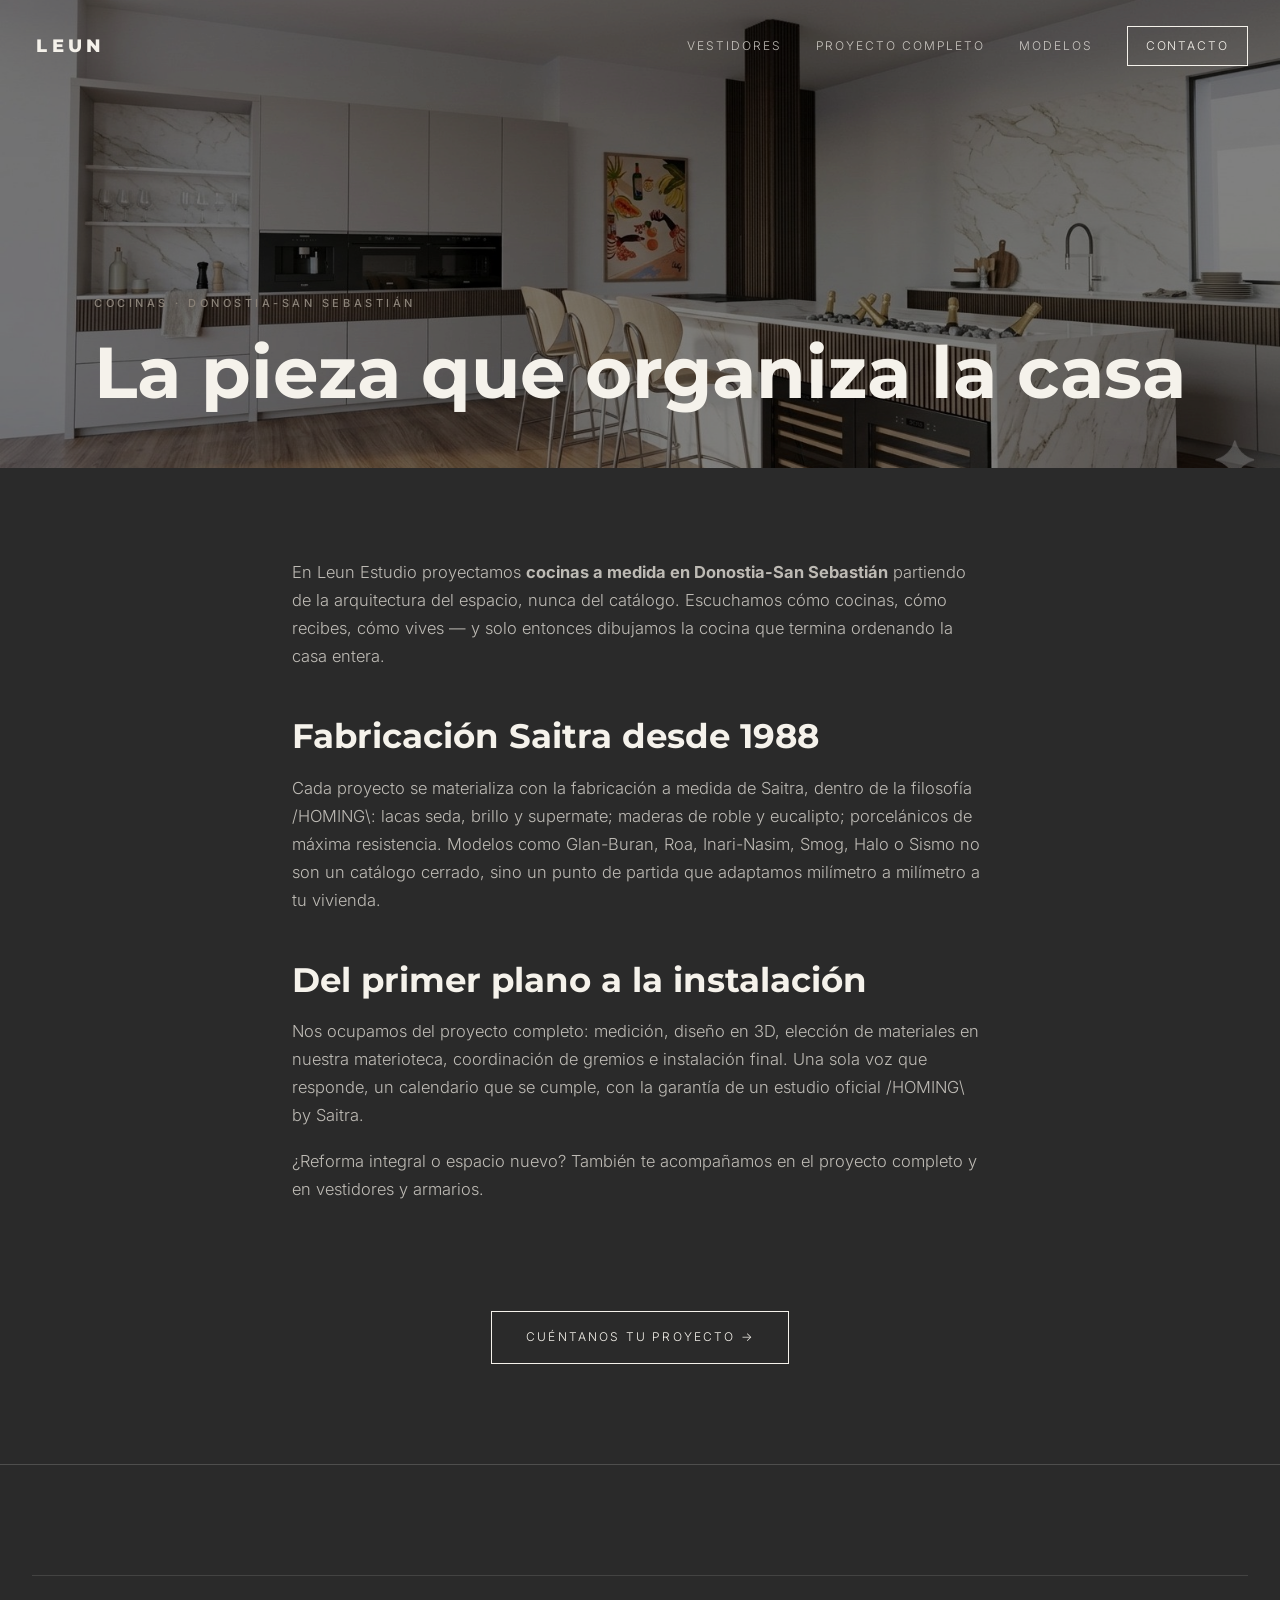
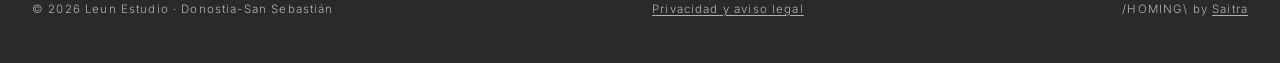
<file: cocinas.html>
<!DOCTYPE html>
<html lang="es">
<head>
<meta charset="UTF-8">
<meta name="viewport" content="width=device-width, initial-scale=1">
<title>Cocinas a medida en Donostia-San Sebastián | Leun Estudio</title>
<meta name="description" content="Diseño de cocinas a medida en Donostia-San Sebastián. Proyectos de alta gama fabricados por Saitra: lacas, maderas y porcelánicos. Estudio oficial /HOMING\.">
<meta name="robots" content="index, follow">
<link rel="canonical" href="https://leun26.github.io/leun-web/cocinas.html">
<meta property="og:type" content="website">
<meta property="og:locale" content="es_ES">
<meta property="og:site_name" content="Leun Estudio">
<meta property="og:title" content="Cocinas a medida en Donostia | Leun Estudio">
<meta property="og:description" content="Proyectos de cocina de alta gama en Donostia-San Sebastián, fabricados por Saitra.">
<meta property="og:url" content="https://leun26.github.io/leun-web/cocinas.html">
<meta property="og:image" content="https://leun26.github.io/leun-web/assets/img/local-marmol.jpg">
<link rel="icon" href="favicon.svg" type="image/svg+xml">
<link rel="apple-touch-icon" href="apple-touch-icon.png">
<link rel="preconnect" href="https://fonts.googleapis.com">
<link rel="preconnect" href="https://fonts.gstatic.com" crossorigin>
<link href="https://fonts.googleapis.com/css2?family=Inter:ital,wght@0,300;0,400;0,500;0,600;1,400&family=Montserrat:wght@700;800&display=swap" rel="stylesheet">
<link rel="stylesheet" href="css/style.css">
<style>
.svc-hero{min-height:52vh;display:flex;align-items:flex-end;position:relative;overflow:hidden;padding-bottom:56px}
.svc-hero img{position:absolute;inset:0;width:100%;height:100%;object-fit:cover;filter:brightness(.5)}
.svc-hero .wrap{position:relative;z-index:2}
.svc-hero h1{font-size:clamp(38px,6.5vw,72px);color:var(--ink)}
.svc-body{padding:90px 0}
.svc-body .wrap{max-width:760px}
.svc-body h2{font-size:clamp(24px,3.6vw,34px);margin:48px 0 18px}
.svc-body p{color:var(--ink-soft);opacity:.75;margin-bottom:18px;font-size:16.5px}
.svc-cta{text-align:center;padding:0 0 100px}
</style>
<script type="application/ld+json">
{
  "@context": "https://schema.org",
  "@type": "Service",
  "serviceType": "Diseño de cocinas a medida",
  "provider": { "@type": "LocalBusiness", "name": "Leun Estudio", "url": "https://leun26.github.io/leun-web/" },
  "areaServed": ["Donostia-San Sebastián", "Gipuzkoa"],
  "url": "https://leun26.github.io/leun-web/cocinas.html"
}
</script>
</head>
<body>
<header>
  <nav id="nav" aria-label="Navegación principal">
    <a href="index.html" class="brand" aria-label="Leun Estudio — inicio"><b>LEUN</b></a>
    <div class="nav-links" id="navLinks">
      <a href="vestidores.html">Vestidores</a>
      <a href="proyecto-completo.html">Proyecto completo</a>
      <a href="index.html#colecciones">Modelos</a>
      <a href="index.html#contacto" class="nav-cta">Contacto</a>
    </div>
    <button class="burger" id="burger" aria-label="Abrir menú" aria-expanded="false" aria-controls="navLinks">
      <span></span><span></span><span></span>
    </button>
  </nav>
</header>

<main>
  <section class="svc-hero">
    <img src="assets/img/local-marmol.jpg" alt="Cocina en mármol con isla y vinoteca diseñada por Leun Estudio" fetchpriority="high">
    <div class="wrap">
      <span class="eyebrow">Cocinas · Donostia-San Sebastián</span>
      <h1>La pieza que organiza la casa</h1>
    </div>
  </section>

  <section class="svc-body">
    <div class="wrap">
      <p>En Leun Estudio proyectamos <strong>cocinas a medida en Donostia-San Sebastián</strong> partiendo de la arquitectura del espacio, nunca del catálogo. Escuchamos cómo cocinas, cómo recibes, cómo vives — y solo entonces dibujamos la cocina que termina ordenando la casa entera.</p>

      <h2>Fabricación Saitra desde 1988</h2>
      <p>Cada proyecto se materializa con la fabricación a medida de <a href="https://saitra.com" target="_blank" rel="noopener">Saitra</a>, dentro de la filosofía /HOMING\: lacas seda, brillo y supermate; maderas de roble y eucalipto; porcelánicos de máxima resistencia. Modelos como Glan-Buran, Roa, Inari-Nasim, Smog, Halo o Sismo no son un catálogo cerrado, sino un punto de partida que adaptamos milímetro a milímetro a tu vivienda.</p>

      <h2>Del primer plano a la instalación</h2>
      <p>Nos ocupamos del proyecto completo: medición, diseño en 3D, elección de materiales en nuestra materioteca, coordinación de gremios e instalación final. Una sola voz que responde, un calendario que se cumple, con la garantía de un estudio oficial /HOMING\ by Saitra.</p>

      <p>¿Reforma integral o espacio nuevo? También te acompañamos en <a href="proyecto-completo.html">el proyecto completo</a> y en <a href="vestidores.html">vestidores y armarios</a>.</p>
    </div>
  </section>

  <div class="svc-cta">
    <a class="btn-gold" href="index.html#contacto">Cuéntanos tu proyecto →</a>
  </div>
</main>

<footer>
  <div class="wrap">
    <div class="foot-bottom">
      <span>© 2026 Leun Estudio · Donostia-San Sebastián</span>
      <span><a href="privacidad.html">Privacidad y aviso legal</a></span>
      <span>/HOMING\ by <a href="https://saitra.com" target="_blank" rel="noopener">Saitra</a></span>
    </div>
  </div>
</footer>
<script src="js/main.js" defer></script>
</body>
</html>
</file>
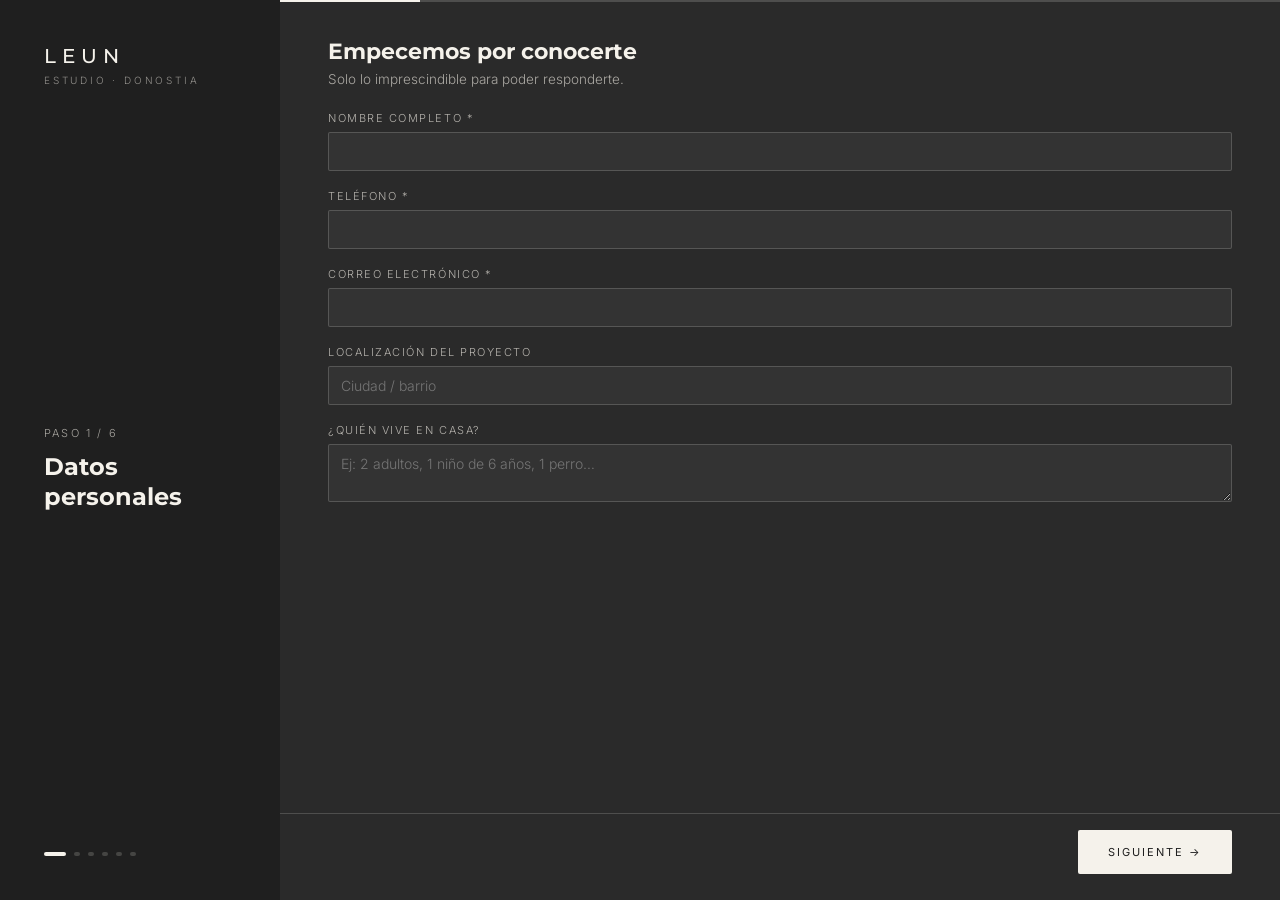
<file: formulario.html>
<!DOCTYPE html>
<html lang="es">
<head>
<meta charset="UTF-8">
<meta name="viewport" content="width=device-width, initial-scale=1">
<meta name="robots" content="noindex">
<title>Formulario de contacto · Leun Estudio</title>
<link rel="preconnect" href="https://fonts.googleapis.com">
<link rel="preconnect" href="https://fonts.gstatic.com" crossorigin>
<link href="https://fonts.googleapis.com/css2?family=Inter:ital,wght@0,300;0,400;0,500;0,600;1,400&family=Montserrat:wght@700;800&display=swap" rel="stylesheet">
<style>
:root{
  --bg:#2A2A2A; --panel:#333333; --surface0:#1F1F1F;
  --ink:#F5F2EB; --ink-soft:#EFEBE3; --line:rgba(245,242,235,.18); --err:#E2897B;
}
*{margin:0;padding:0;box-sizing:border-box}
body{font-family:'Inter',sans-serif;font-weight:300;background:var(--bg);color:var(--ink);min-height:100vh}
b,strong{font-weight:500}
.layout{display:flex;min-height:100vh}

/* ---- Panel izquierdo ---- */
.side{width:280px;flex:0 0 280px;background:var(--surface0);color:var(--ink);padding:44px;display:flex;flex-direction:column;justify-content:space-between}
.side .brand{font-family:'Montserrat',sans-serif;font-weight:700;font-size:20px;letter-spacing:.3em}
.side .brand small{display:block;font-family:'Inter',sans-serif;font-weight:300;font-size:10px;letter-spacing:.28em;color:var(--ink-soft);opacity:.55;margin-top:6px}
.side .step-info .n{font-size:11px;letter-spacing:.2em;color:var(--ink-soft);opacity:.65;margin-bottom:12px}
.side .step-info h2{font-family:'Montserrat',sans-serif;font-weight:700;font-size:24px;line-height:1.25}
.dots{display:flex;gap:8px}
.dots span{width:6px;height:4px;border-radius:2px;background:var(--line);transition:.3s}
.dots span.on{width:22px;background:var(--ink)}

/* ---- Área de formulario ---- */
.main{flex:1;display:flex;flex-direction:column;min-width:0}
.bar{height:2px;background:var(--line)}
.bar i{display:block;height:2px;background:var(--ink);transition:width .4s ease}
.content{flex:1;padding:36px 48px 24px;overflow-y:auto}
.step{display:none}
.step.on{display:block;animation:fade .35s ease}
@keyframes fade{from{opacity:0;transform:translateY(8px)}to{opacity:1;transform:none}}
h3{font-family:'Montserrat',sans-serif;font-weight:700;font-size:22px;margin-bottom:6px}
.sub{font-size:13.5px;color:var(--ink-soft);opacity:.65;margin-bottom:24px}
.fld{margin-bottom:18px}
.fld>label{display:block;font-size:11px;letter-spacing:.14em;text-transform:uppercase;color:var(--ink-soft);opacity:.7;margin-bottom:7px}
input[type=text],input[type=tel],input[type=email],input[type=url],textarea{
  width:100%;padding:10px 12px;border:1px solid var(--line);border-radius:2px;background:var(--panel);
  font:300 14px 'Inter',sans-serif;color:var(--ink);transition:border-color .2s}
input:focus,textarea:focus{outline:none;border-color:var(--ink)}
textarea{resize:vertical;min-height:58px}
.opts{display:grid;gap:8px}
.opts.g2{grid-template-columns:1fr 1fr}
.oc{position:relative;border:1px solid var(--line);border-radius:2px;background:var(--panel);padding:12px 14px;cursor:pointer;display:block;transition:border-color .2s,background .2s}
.oc input{position:absolute;opacity:0;pointer-events:none}
.oc .t{display:block;font-size:14px}
.oc .d{display:block;font-size:12px;color:var(--ink-soft);opacity:.6;margin-top:2px}
.oc:has(input:checked){border-color:var(--ink);background:rgba(245,242,235,.07)}
.pills{display:flex;gap:8px}
.pill{position:relative;border:1px solid var(--line);background:var(--panel);border-radius:2px;padding:9px 22px;font-size:13px;cursor:pointer}
.pill:has(input:checked){border-color:var(--ink);background:rgba(245,242,235,.07)}
.pill input{position:absolute;opacity:0}
.foot{display:flex;justify-content:space-between;align-items:center;gap:14px;padding:16px 48px 26px;border-top:1px solid var(--line)}
.btn{border:0;background:var(--ink);color:var(--surface0);font:400 11px 'Inter',sans-serif;letter-spacing:.18em;
  text-transform:uppercase;padding:14px 30px;border-radius:2px;cursor:pointer;min-height:44px;transition:opacity .2s}
.btn:hover{opacity:.85}
.btn.ghost{background:none;color:var(--ink);border:1px solid var(--line)}
.hint-err{color:var(--err);font-size:12.5px;display:none;margin-right:auto}
/* Resumen */
.sum{border:1px solid var(--line);background:var(--panel);border-radius:2px;padding:16px 18px;margin-bottom:14px}
.sum h4{font-size:11px;letter-spacing:.16em;text-transform:uppercase;color:var(--ink-soft);opacity:.7;margin-bottom:10px}
.sum .r{display:flex;gap:12px;font-size:13.5px;padding:3px 0}
.sum .r b{flex:0 0 auto;min-width:132px;font-weight:400;color:var(--ink-soft);opacity:.6}
.rgpd{display:flex;gap:10px;align-items:flex-start;font-size:12.5px;color:var(--ink-soft);opacity:.75;line-height:1.6;margin:6px 0 4px}
.rgpd input{margin-top:3px;accent-color:var(--ink)}
.rgpd a{color:var(--ink);text-decoration:underline;opacity:1}
/* Gracias */
.thanks{text-align:center;padding:60px 20px}
.thanks h3{font-size:28px;margin-bottom:14px}
.thanks p{font-size:14px;color:var(--ink-soft);opacity:.75;max-width:380px;margin:0 auto;line-height:1.8}
@media(max-width:760px){
  .side{display:none}
  .content{padding:26px 20px 16px}
  .foot{padding:14px 20px 20px}
  .opts.g2{grid-template-columns:1fr}
}
</style>
</head>
<body>
<div class="layout">
  <aside class="side" aria-hidden="true">
    <div class="brand"><b>LEUN</b><small>ESTUDIO · DONOSTIA</small></div>
    <div class="step-info">
      <div class="n" id="sideN">PASO 1 / 6</div>
      <h2 id="sideT">Datos personales</h2>
    </div>
    <div class="dots" id="dots"></div>
  </aside>

  <div class="main">
    <div class="bar"><i id="prog" style="width:14%"></i></div>

    <form id="f" class="content" novalidate>
      <!-- honeypot -->
      <input type="text" name="_honey" style="display:none" tabindex="-1" autocomplete="off">

      <!-- 1 · DATOS PERSONALES -->
      <section class="step on" data-t="Datos personales">
        <h3>Empecemos por conocerte</h3>
        <p class="sub">Solo lo imprescindible para poder responderte.</p>
        <div class="fld"><label for="nombre">Nombre completo *</label><input id="nombre" type="text" name="Nombre" required autocomplete="name"></div>
        <div class="fld"><label for="tel">Teléfono *</label><input id="tel" type="tel" name="Teléfono" required autocomplete="tel"></div>
        <div class="fld"><label for="email">Correo electrónico *</label><input id="email" type="email" name="Email" required autocomplete="email"></div>
        <div class="fld"><label for="dir">Localización del proyecto</label><input id="dir" type="text" name="Localización" placeholder="Ciudad / barrio"></div>
        <div class="fld"><label for="hab">¿Quién vive en casa?</label><textarea id="hab" name="Convivientes" rows="2" placeholder="Ej: 2 adultos, 1 niño de 6 años, 1 perro…"></textarea></div>
      </section>

      <!-- 2 · EL ESPACIO -->
      <section class="step" data-t="El espacio">
        <h3>El espacio</h3>
        <p class="sub">Cuéntanos sobre el estado actual y el alcance del proyecto.</p>
        <div class="fld"><label>Tipo de proyecto</label>
          <div class="opts">
            <label class="oc"><input type="radio" name="Tipo de proyecto" value="Nuevo proyecto"><span class="t">Nuevo proyecto</span><span class="d">Espacio sin intervención previa</span></label>
            <label class="oc"><input type="radio" name="Tipo de proyecto" value="Reforma integral"><span class="t">Reforma integral</span><span class="d">Renovación completa del hogar</span></label>
            <label class="oc"><input type="radio" name="Tipo de proyecto" value="Renovación de cocina"><span class="t">Renovación de cocina</span><span class="d">Intervención exclusiva en cocina</span></label>
          </div>
        </div>
        <div class="fld"><label>Estado actual del espacio</label>
          <div class="opts">
            <label class="oc"><input type="radio" name="Estado actual" value="Cocina cerrada / independiente"><span class="t">Cocina cerrada / independiente</span></label>
            <label class="oc"><input type="radio" name="Estado actual" value="Cocina abierta al salón"><span class="t">Cocina abierta al salón</span><span class="d">Concepto open space</span></label>
            <label class="oc"><input type="radio" name="Estado actual" value="Me gustaría abrirla"><span class="t">Me gustaría abrirla</span><span class="d">Eliminar particiones existentes</span></label>
          </div>
        </div>
        <div class="fld"><label for="inst">Instalaciones existentes</label><textarea id="inst" name="Instalaciones" rows="2" placeholder="Agua, gas, ventilación… ¿pueden modificarse o deben conservarse?"></textarea></div>
      </section>

      <!-- 3 · ESTILO DE VIDA -->
      <section class="step" data-t="Estilo de vida">
        <h3>Tu estilo de vida</h3>
        <p class="sub">La cocina perfecta se diseña para cómo vives tú.</p>
        <div class="fld"><label>¿Con qué frecuencia cocinas?</label>
          <div class="opts">
            <label class="oc"><input type="radio" name="Frecuencia" value="A diario"><span class="t">A diario</span><span class="d">La cocina es el corazón del hogar</span></label>
            <label class="oc"><input type="radio" name="Frecuencia" value="Ocasionalmente"><span class="t">Ocasionalmente</span><span class="d">Fines de semana y eventos especiales</span></label>
            <label class="oc"><input type="radio" name="Frecuencia" value="Poco"><span class="t">Poco</span><span class="d">Comidas rápidas principalmente</span></label>
          </div>
        </div>
        <div class="fld"><label>¿Mucha despensa?</label>
          <div class="pills">
            <label class="pill"><input type="radio" name="Despensa" value="Sí">Sí</label>
            <label class="pill"><input type="radio" name="Despensa" value="No">No</label>
          </div>
        </div>
        <div class="fld"><label>Usos adicionales de la cocina</label>
          <div class="opts">
            <label class="oc"><input type="checkbox" name="Usos" value="Snacks y comida rápida del día a día"><span class="t">Snacks y comida rápida del día a día</span></label>
            <label class="oc"><input type="checkbox" name="Usos" value="Zona de encuentro con amigos y familia"><span class="t">Zona de encuentro con amigos y familia</span></label>
            <label class="oc"><input type="checkbox" name="Usos" value="Espacio para los niños"><span class="t">Espacio para los niños</span></label>
            <label class="oc"><input type="checkbox" name="Usos" value="Rincón de teletrabajo"><span class="t">Rincón de teletrabajo</span></label>
          </div>
        </div>
        <div class="fld"><label for="electro">Electrodomésticos esenciales</label><textarea id="electro" name="Electrodomésticos" rows="2" placeholder="Ej: horno de torre, cafetera integrada, vinoteca, microondas…"></textarea></div>
      </section>

      <!-- 4 · TU ESTÉTICA -->
      <section class="step" data-t="Tu estética">
        <h3>Tu estética</h3>
        <p class="sub">No hace falta saber de estilos: marca lo que te atraiga.</p>
        <div class="fld"><label>Estilo visual</label>
          <div class="opts g2">
            <label class="oc"><input type="radio" name="Estilo" value="Minimal / Puro"><span class="t">Minimal / Puro</span><span class="d">Todo oculto, líneas limpias</span></label>
            <label class="oc"><input type="radio" name="Estilo" value="Natural / Nórdico"><span class="t">Natural / Nórdico</span><span class="d">Maderas claras, tonos tierra</span></label>
            <label class="oc"><input type="radio" name="Estilo" value="Cálido / Rústico moderno"><span class="t">Cálido / Rústico moderno</span><span class="d">Calidez, texturas naturales</span></label>
            <label class="oc"><input type="radio" name="Estilo" value="Clásico / Atemporal"><span class="t">Clásico / Atemporal</span><span class="d">Elegancia, materiales nobles</span></label>
            <label class="oc"><input type="radio" name="Estilo" value="Contemporáneo"><span class="t">Contemporáneo</span><span class="d">Mezcla de estilos, personal</span></label>
          </div>
        </div>
        <div class="fld"><label for="cgusta">Colores que te gustan</label><input id="cgusta" type="text" name="Colores que gustan"></div>
        <div class="fld"><label for="codia">Colores que evitas</label><input id="codia" type="text" name="Colores que evita"></div>
        <div class="fld"><label>Material preferido para la encimera</label>
          <div class="opts g2">
            <label class="oc"><input type="radio" name="Encimera" value="Porcelana / Ultra-compacto"><span class="t">Porcelana / Ultra-compacto</span><span class="d">Dekton, Neolith — máxima resistencia</span></label>
            <label class="oc"><input type="radio" name="Encimera" value="Cuarzo"><span class="t">Cuarzo</span><span class="d">Silestone — elegante y duradero</span></label>
            <label class="oc"><input type="radio" name="Encimera" value="Piedra natural"><span class="t">Piedra natural</span><span class="d">Mármol, granito — carácter único</span></label>
            <label class="oc"><input type="radio" name="Encimera" value="Madera"><span class="t">Madera</span><span class="d">Calidez y naturalidad</span></label>
          </div>
        </div>
      </section>

      <!-- 5 · INSPIRACIÓN -->
      <section class="step" data-t="Inspiración">
        <h3>Inspiración</h3>
        <p class="sub">Cualquier referencia nos ayuda a afinar la propuesta.</p>
        <div class="fld"><label for="refv">¿Tienes alguna referencia visual que te haya inspirado?</label><textarea id="refv" name="Referencia visual" rows="2" placeholder="Un modelo de Saitra, una foto, un proyecto que viste…"></textarea></div>
        <div class="fld"><label for="pin">Pinterest u otras referencias visuales</label><input id="pin" type="url" name="Pinterest" placeholder="Enlace a tu tablero (opcional)"></div>
        <div class="fld"><label for="prob">¿Cuál es el mayor problema de tu cocina actual?</label><textarea id="prob" name="Problema actual" rows="2"></textarea></div>
        <div class="fld"><label for="inneg">¿Hay algún elemento innegociable para ti?</label><textarea id="inneg" name="Innegociable" rows="2"></textarea></div>
      </section>

      <!-- 6 · PRESUPUESTO -->
      <section class="step" data-t="Presupuesto">
        <h3>Presupuesto y plazos</h3>
        <p class="sub">Una orientación sincera nos permite proponerte lo adecuado.</p>
        <div class="fld"><label>¿Qué inversión tienes en mente? (muebles + instalación + electrodomésticos)</label>
          <div class="opts g2">
            <label class="oc"><input type="radio" name="Presupuesto" value="Menos de 10.000 €"><span class="t">Menos de 10.000 €</span></label>
            <label class="oc"><input type="radio" name="Presupuesto" value="10.000 — 20.000 €"><span class="t">10.000 — 20.000 €</span></label>
            <label class="oc"><input type="radio" name="Presupuesto" value="20.000 — 35.000 €"><span class="t">20.000 — 35.000 €</span></label>
            <label class="oc"><input type="radio" name="Presupuesto" value="Más de 35.000 €"><span class="t">Más de 35.000 €</span><span class="d">Proyectos de alta gama</span></label>
          </div>
        </div>
        <div class="fld"><label for="plazo">¿Cuándo te gustaría iniciar el proyecto?</label><input id="plazo" type="text" name="Plazo" placeholder="Ej: en 3 meses, primavera 2027…"></div>
      </section>

      <!-- 7 · RESUMEN -->
      <section class="step" data-t="Resumen">
        <h3>Resumen de tu consulta</h3>
        <p class="sub">Revisa que todo esté correcto antes de enviarla.</p>
        <div id="resumen"></div>
        <label class="rgpd">
          <input type="checkbox" id="rgpd" required>
          <span>He leído y acepto la <a href="privacidad.html" target="_blank" rel="noopener">política de privacidad</a>. Consiento que Leun Estudio trate estos datos para responder a mi consulta.</span>
        </label>
      </section>
    </form>

    <div class="foot">
      <button type="button" class="btn ghost" id="prev" style="visibility:hidden">← Anterior</button>
      <span class="hint-err" id="err">Revisa los campos obligatorios.</span>
      <button type="button" class="btn" id="next">Siguiente →</button>
    </div>
  </div>
</div>

<script>
(function(){
  'use strict';
  var steps = [].slice.call(document.querySelectorAll('.step'));
  var titles = ['Datos personales','El espacio','Estilo de vida','Tu estética','Inspiración','Presupuesto','Resumen'];
  var cur = 0, form = document.getElementById('f');
  var prev = document.getElementById('prev'), next = document.getElementById('next');
  var err = document.getElementById('err'), dots = document.getElementById('dots');
  var ENDPOINT = 'https://formsubmit.co/ajax/iguainlopez@gmail.com';
  /* Integración CRM Leun Estudio (Supabase). Rellenar con los MISMOS datos configurados en el CRM
     (Project URL y anon key). Si están vacíos, solo se envía el email. */
  var SUPA_URL = '';   // ej. 'https://abcdefgh.supabase.co'
  var SUPA_KEY = '';   // anon key

  for (var i=0;i<6;i++){ var s=document.createElement('span'); dots.appendChild(s); }

  function paintDots(){
    [].forEach.call(dots.children,function(s,i){ s.classList.toggle('on', i===Math.min(cur,5)); });
  }

  function collect(){
    var d = {}, fd = new FormData(form);
    fd.forEach(function(v,k){
      if (k.charAt(0)==='_') return;
      if (!v) return;
      d[k] = d[k] ? d[k] + ', ' + v : v;
    });
    return d;
  }

  function renderSummary(){
    var d = collect(), box = document.getElementById('resumen');
    var groups = [
      ['01 Datos personales',['Nombre','Teléfono','Email','Localización','Convivientes']],
      ['02 El espacio',['Tipo de proyecto','Estado actual','Instalaciones']],
      ['03 Estilo de vida',['Frecuencia','Despensa','Usos','Electrodomésticos']],
      ['04 Estética',['Estilo','Colores que gustan','Colores que evita','Encimera']],
      ['05 Inspiración',['Referencia visual','Pinterest','Problema actual','Innegociable']],
      ['06 Presupuesto',['Presupuesto','Plazo']]
    ];
    box.innerHTML = groups.map(function(g){
      var rows = g[1].filter(function(k){return d[k];}).map(function(k){
        return '<div class="r"><b>'+k+'</b><span>'+String(d[k]).replace(/</g,'&lt;')+'</span></div>';
      }).join('');
      return rows ? '<div class="sum"><h4>'+g[0]+'</h4>'+rows+'</div>' : '';
    }).join('') || '<p class="sub">No has rellenado ningún campo todavía.</p>';
  }

  function validStep(){
    if (cur !== 0) return true;
    var ok = true;
    ['nombre','tel','email'].forEach(function(id){
      var el = document.getElementById(id);
      var good = el.value.trim() && (id!=='email' || /^[^@\s]+@[^@\s]+\.[^@\s]+$/.test(el.value));
      el.style.borderColor = good ? '' : 'var(--err)';
      if (!good) ok = false;
    });
    return ok;
  }

  function show(n){
    steps[cur].classList.remove('on');
    cur = n;
    steps[cur].classList.add('on');
    var last = cur === steps.length-1;
    document.getElementById('prog').style.width = ((cur+1)/steps.length*100)+'%';
    document.getElementById('sideN').textContent = last ? 'RESUMEN' : 'PASO '+(cur+1)+' / 6';
    document.getElementById('sideT').textContent = titles[cur];
    prev.style.visibility = cur===0 ? 'hidden' : 'visible';
    next.textContent = last ? 'Enviar consulta' : (cur===steps.length-2 ? 'Ver resumen →' : 'Siguiente →');
    err.style.display='none';
    err.textContent = 'Revisa los campos obligatorios.';
    if (last) renderSummary();
    paintDots();
    form.scrollTop = 0;
  }

  prev.addEventListener('click', function(){ if (cur>0) show(cur-1); });

  next.addEventListener('click', function(){
    if (cur < steps.length-1){
      if (!validStep()){ err.style.display='inline'; return; }
      show(cur+1); return;
    }
    /* Enviar */
    if (!document.getElementById('rgpd').checked){
      err.textContent = 'Debes aceptar la política de privacidad.';
      err.style.display='inline'; return;
    }
    next.disabled = true; next.textContent = 'Enviando…';
    var d = collect();

    /* Copia del lead al CRM Leun Estudio (no bloquea el envío del email si falla) */
    if (SUPA_URL && SUPA_KEY) {
      var mensaje = Object.keys(d)
        .filter(function(k){ return ['Nombre','Teléfono','Email'].indexOf(k) === -1; })
        .map(function(k){ return k + ': ' + d[k]; }).join(' | ');
      fetch(SUPA_URL + '/rest/v1/leun_leads_web', {
        method: 'POST',
        headers: { 'Content-Type':'application/json', 'apikey':SUPA_KEY, 'Authorization':'Bearer '+SUPA_KEY, 'Prefer':'return=minimal' },
        body: JSON.stringify({ nombre:d['Nombre']||'', telefono:d['Teléfono']||'', email:d['Email']||'', mensaje:mensaje, canal:'Formulario web' })
      }).catch(function(){});
    }

    d._subject = 'Nueva consulta web · ' + (d['Nombre']||'');
    d._template = 'table';
    d._captcha = 'false';
    fetch(ENDPOINT, {
      method:'POST',
      headers:{'Content-Type':'application/json','Accept':'application/json'},
      body: JSON.stringify(d)
    }).then(function(r){ if(!r.ok) throw 0; return r.json(); })
    .then(function(){
      document.querySelector('.main').innerHTML =
        '<div class="thanks"><h3>¡Gracias!</h3>'+
        '<p>Hemos recibido tu consulta. Te responderemos en menos de 48&nbsp;horas para concertar una primera conversación en nuestro estudio de Donostia.</p></div>';
    })
    .catch(function(){
      next.disabled = false; next.textContent = 'Enviar consulta';
      err.textContent = 'No se pudo enviar. Inténtalo de nuevo más tarde.';
      err.style.display='inline';
    });
  });

  paintDots();
})();
</script>
</body>
</html>
</file>
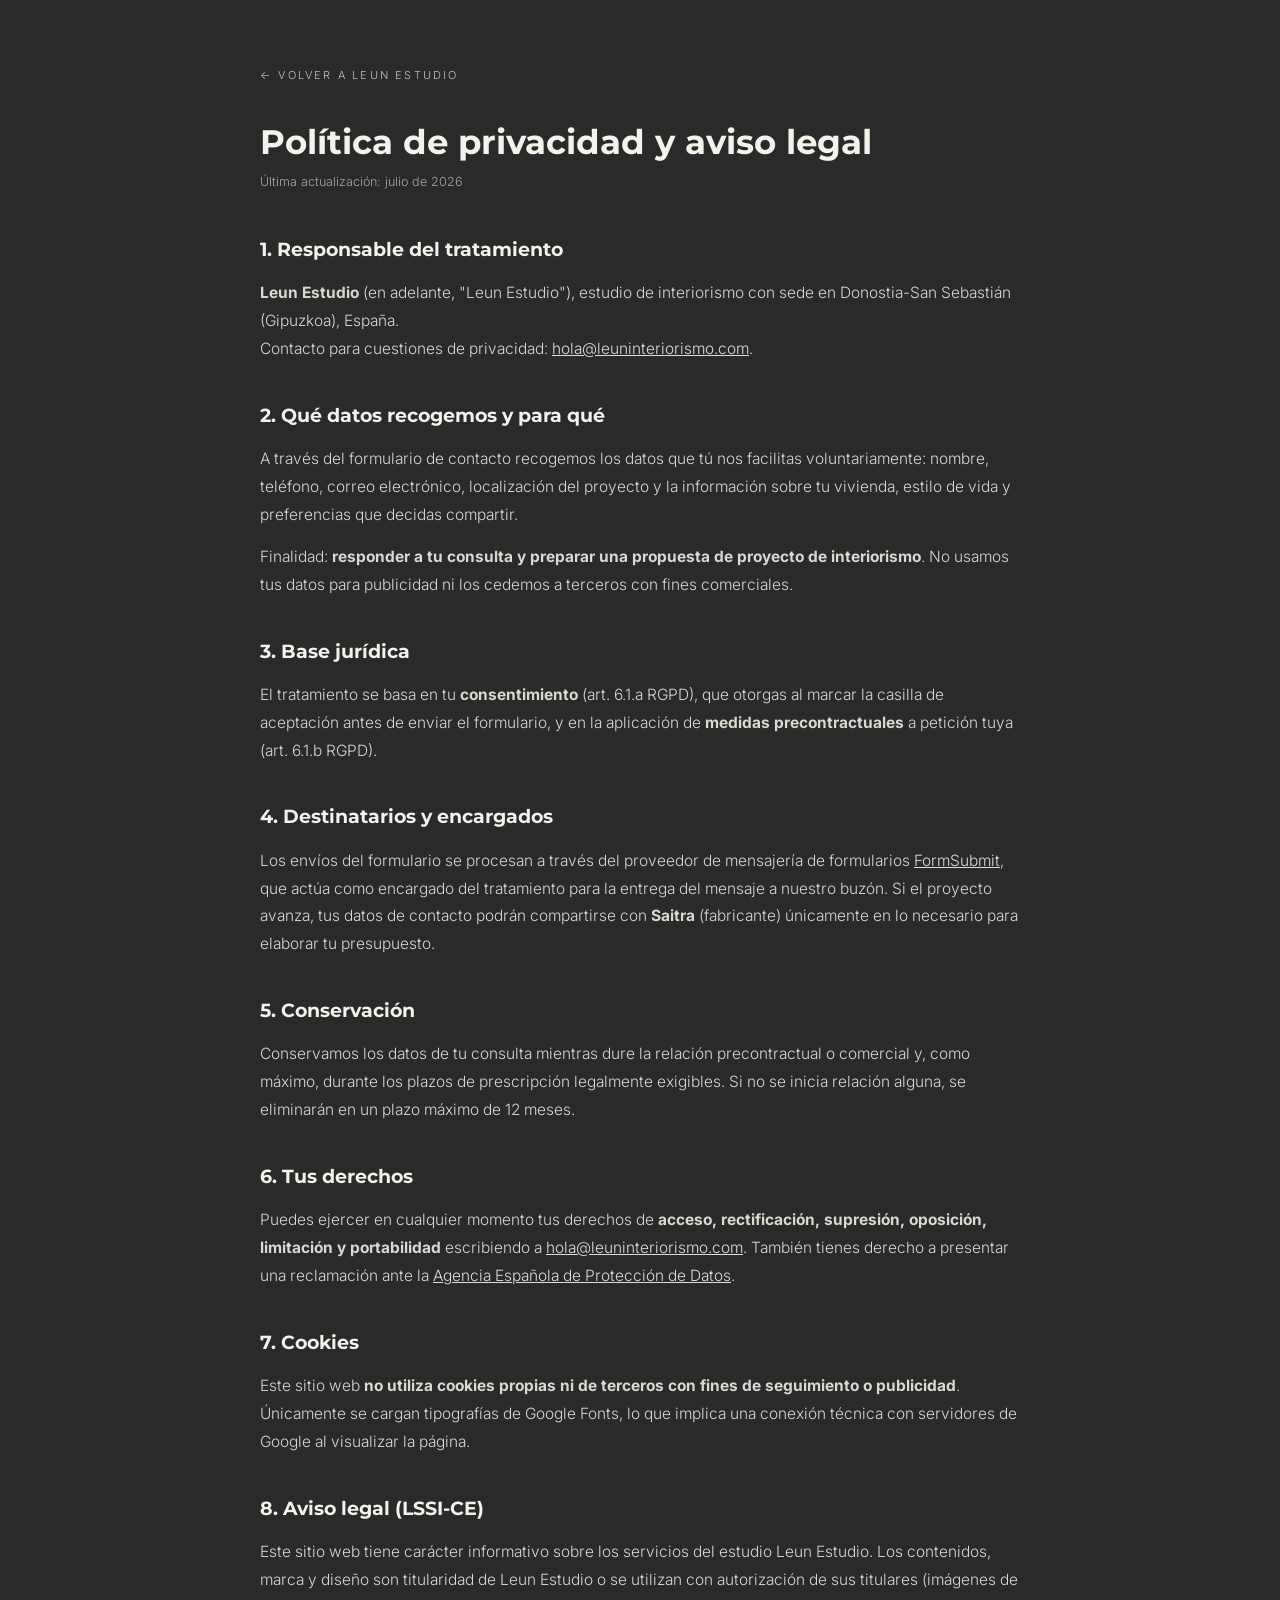
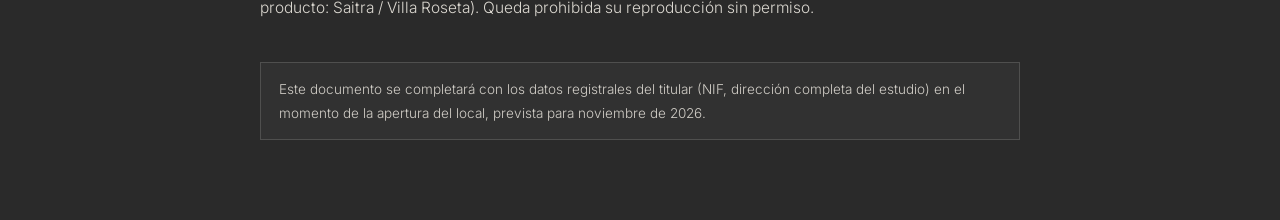
<file: privacidad.html>
<!DOCTYPE html>
<html lang="es">
<head>
<meta charset="UTF-8">
<meta name="viewport" content="width=device-width, initial-scale=1">
<meta name="robots" content="noindex, follow">
<title>Política de privacidad y aviso legal · Leun Estudio</title>
<link rel="icon" href="favicon.svg" type="image/svg+xml">
<link rel="preconnect" href="https://fonts.googleapis.com">
<link rel="preconnect" href="https://fonts.gstatic.com" crossorigin>
<link href="https://fonts.googleapis.com/css2?family=Inter:ital,wght@0,300;0,400;0,500;0,600;1,400&family=Montserrat:wght@700;800&display=swap" rel="stylesheet">
<style>
:root{--bg:#2A2A2A;--panel:#333333;--surface0:#1F1F1F;--ink:#F5F2EB;--ink-soft:#EFEBE3;--line:rgba(245,242,235,.18)}
*{margin:0;padding:0;box-sizing:border-box}
body{background:var(--bg);color:var(--ink);font:300 15.5px/1.8 'Inter',sans-serif;padding:60px 20px 80px}
.wrap{max-width:760px;margin:0 auto}
a{color:var(--ink);text-decoration:underline}
.back{display:inline-block;font-size:11px;letter-spacing:.2em;text-transform:uppercase;text-decoration:none;margin-bottom:36px;color:var(--ink-soft);opacity:.8}
h1{font-family:'Montserrat',sans-serif;font-weight:700;font-size:34px;line-height:1.2;margin-bottom:8px}
.upd{font-size:12.5px;color:var(--ink-soft);opacity:.65;margin-bottom:40px}
h2{font-family:'Montserrat',sans-serif;font-weight:700;font-size:19px;margin:36px 0 12px}
p,ul{margin-bottom:14px;color:var(--ink-soft);opacity:.9}
ul{padding-left:22px}
.note{border:1px solid var(--line);background:var(--panel);padding:14px 18px;font-size:13.5px;color:var(--ink-soft);opacity:.85;margin-top:40px}
</style>
</head>
<body>
<div class="wrap">
  <a class="back" href="index.html">← Volver a Leun Estudio</a>
  <h1>Política de privacidad y aviso legal</h1>
  <p class="upd">Última actualización: julio de 2026</p>

  <h2>1. Responsable del tratamiento</h2>
  <p><strong>Leun Estudio</strong> (en adelante, "Leun Estudio"), estudio de interiorismo con sede en Donostia-San Sebastián (Gipuzkoa), España.<br>
  Contacto para cuestiones de privacidad: <a href="mailto:hola@leuninteriorismo.com">hola@leuninteriorismo.com</a>.</p>

  <h2>2. Qué datos recogemos y para qué</h2>
  <p>A través del formulario de contacto recogemos los datos que tú nos facilitas voluntariamente: nombre, teléfono, correo electrónico, localización del proyecto y la información sobre tu vivienda, estilo de vida y preferencias que decidas compartir.</p>
  <p>Finalidad: <strong>responder a tu consulta y preparar una propuesta de proyecto de interiorismo</strong>. No usamos tus datos para publicidad ni los cedemos a terceros con fines comerciales.</p>

  <h2>3. Base jurídica</h2>
  <p>El tratamiento se basa en tu <strong>consentimiento</strong> (art. 6.1.a RGPD), que otorgas al marcar la casilla de aceptación antes de enviar el formulario, y en la aplicación de <strong>medidas precontractuales</strong> a petición tuya (art. 6.1.b RGPD).</p>

  <h2>4. Destinatarios y encargados</h2>
  <p>Los envíos del formulario se procesan a través del proveedor de mensajería de formularios <a href="https://formsubmit.co" target="_blank" rel="noopener">FormSubmit</a>, que actúa como encargado del tratamiento para la entrega del mensaje a nuestro buzón. Si el proyecto avanza, tus datos de contacto podrán compartirse con <strong>Saitra</strong> (fabricante) únicamente en lo necesario para elaborar tu presupuesto.</p>

  <h2>5. Conservación</h2>
  <p>Conservamos los datos de tu consulta mientras dure la relación precontractual o comercial y, como máximo, durante los plazos de prescripción legalmente exigibles. Si no se inicia relación alguna, se eliminarán en un plazo máximo de 12 meses.</p>

  <h2>6. Tus derechos</h2>
  <p>Puedes ejercer en cualquier momento tus derechos de <strong>acceso, rectificación, supresión, oposición, limitación y portabilidad</strong> escribiendo a <a href="mailto:hola@leuninteriorismo.com">hola@leuninteriorismo.com</a>. También tienes derecho a presentar una reclamación ante la <a href="https://www.aepd.es" target="_blank" rel="noopener">Agencia Española de Protección de Datos</a>.</p>

  <h2>7. Cookies</h2>
  <p>Este sitio web <strong>no utiliza cookies propias ni de terceros con fines de seguimiento o publicidad</strong>. Únicamente se cargan tipografías de Google Fonts, lo que implica una conexión técnica con servidores de Google al visualizar la página.</p>

  <h2>8. Aviso legal (LSSI-CE)</h2>
  <p>Este sitio web tiene carácter informativo sobre los servicios del estudio Leun Estudio. Los contenidos, marca y diseño son titularidad de Leun Estudio o se utilizan con autorización de sus titulares (imágenes de producto: Saitra / Villa Roseta). Queda prohibida su reproducción sin permiso.</p>

  <div class="note">Este documento se completará con los datos registrales del titular (NIF, dirección completa del estudio) en el momento de la apertura del local, prevista para noviembre de 2026.</div>
</div>
</body>
</html>
</file>
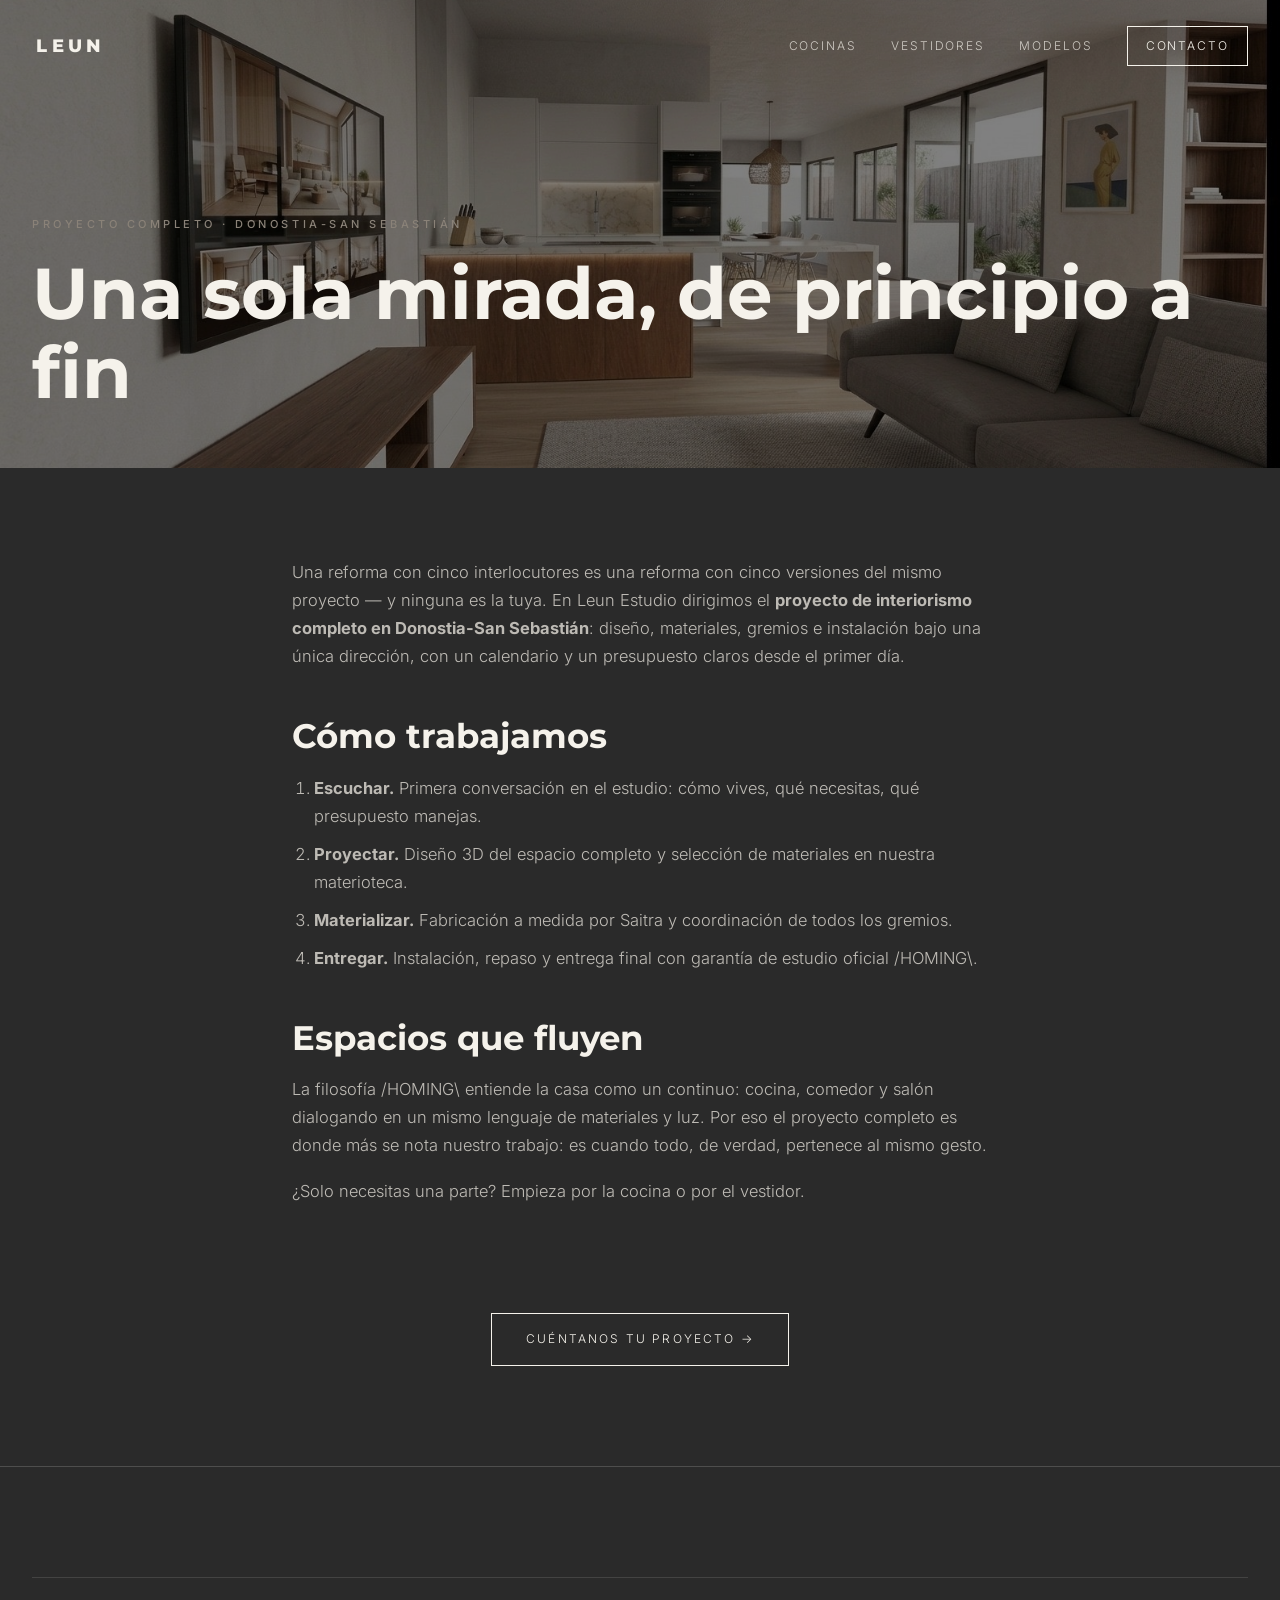
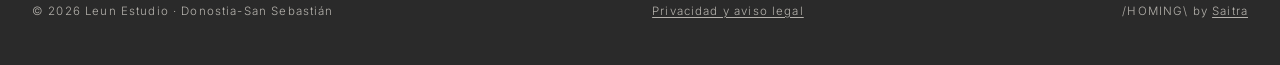
<file: proyecto-completo.html>
<!DOCTYPE html>
<html lang="es">
<head>
<meta charset="UTF-8">
<meta name="viewport" content="width=device-width, initial-scale=1">
<title>Reformas y proyecto de interiorismo completo en Donostia | Leun Estudio</title>
<meta name="description" content="Proyecto de interiorismo completo en Donostia-San Sebastián: diseño, materiales, dirección de obra e instalación bajo una sola mirada. Estudio oficial /HOMING\ by Saitra.">
<meta name="robots" content="index, follow">
<link rel="canonical" href="https://leun26.github.io/leun-web/proyecto-completo.html">
<meta property="og:type" content="website">
<meta property="og:locale" content="es_ES">
<meta property="og:site_name" content="Leun Estudio">
<meta property="og:title" content="Proyecto de interiorismo completo en Donostia | Leun Estudio">
<meta property="og:description" content="Del primer trazo hasta la última pieza instalada. Diseño, materia y dirección de obra bajo una sola mirada.">
<meta property="og:url" content="https://leun26.github.io/leun-web/proyecto-completo.html">
<meta property="og:image" content="https://leun26.github.io/leun-web/assets/img/local-living.jpg">
<link rel="icon" href="favicon.svg" type="image/svg+xml">
<link rel="apple-touch-icon" href="apple-touch-icon.png">
<link rel="preconnect" href="https://fonts.googleapis.com">
<link rel="preconnect" href="https://fonts.gstatic.com" crossorigin>
<link href="https://fonts.googleapis.com/css2?family=Inter:ital,wght@0,300;0,400;0,500;0,600;1,400&family=Montserrat:wght@700;800&display=swap" rel="stylesheet">
<link rel="stylesheet" href="css/style.css">
<style>
.svc-hero{min-height:52vh;display:flex;align-items:flex-end;position:relative;overflow:hidden;padding-bottom:56px}
.svc-hero img{position:absolute;inset:0;width:100%;height:100%;object-fit:cover;filter:brightness(.5)}
.svc-hero .wrap{position:relative;z-index:2}
.svc-hero h1{font-size:clamp(38px,6.5vw,72px);color:var(--ink)}
.svc-body{padding:90px 0}
.svc-body .wrap{max-width:760px}
.svc-body h2{font-size:clamp(24px,3.6vw,34px);margin:48px 0 18px}
.svc-body p{color:var(--ink-soft);opacity:.75;margin-bottom:18px;font-size:16.5px}
.svc-body ol{color:var(--ink-soft);opacity:.75;margin:0 0 18px 22px;font-size:16.5px}
.svc-body ol li{margin-bottom:10px}
.svc-cta{text-align:center;padding:0 0 100px}
</style>
<script type="application/ld+json">
{
  "@context": "https://schema.org",
  "@type": "Service",
  "serviceType": "Proyecto de interiorismo completo y reformas de alta gama",
  "provider": { "@type": "LocalBusiness", "name": "Leun Estudio", "url": "https://leun26.github.io/leun-web/" },
  "areaServed": ["Donostia-San Sebastián", "Gipuzkoa"],
  "url": "https://leun26.github.io/leun-web/proyecto-completo.html"
}
</script>
</head>
<body>
<header>
  <nav id="nav" aria-label="Navegación principal">
    <a href="index.html" class="brand" aria-label="Leun Estudio — inicio"><b>LEUN</b></a>
    <div class="nav-links" id="navLinks">
      <a href="cocinas.html">Cocinas</a>
      <a href="vestidores.html">Vestidores</a>
      <a href="index.html#colecciones">Modelos</a>
      <a href="index.html#contacto" class="nav-cta">Contacto</a>
    </div>
    <button class="burger" id="burger" aria-label="Abrir menú" aria-expanded="false" aria-controls="navLinks">
      <span></span><span></span><span></span>
    </button>
  </nav>
</header>

<main>
  <section class="svc-hero">
    <img src="assets/img/local-living.jpg" alt="Salón y cocina abierta de un proyecto completo de Leun Estudio" fetchpriority="high">
    <div class="wrap">
      <span class="eyebrow">Proyecto completo · Donostia-San Sebastián</span>
      <h1>Una sola mirada, de principio a fin</h1>
    </div>
  </section>

  <section class="svc-body">
    <div class="wrap">
      <p>Una reforma con cinco interlocutores es una reforma con cinco versiones del mismo proyecto — y ninguna es la tuya. En Leun Estudio dirigimos el <strong>proyecto de interiorismo completo en Donostia-San Sebastián</strong>: diseño, materiales, gremios e instalación bajo una única dirección, con un calendario y un presupuesto claros desde el primer día.</p>

      <h2>Cómo trabajamos</h2>
      <ol>
        <li><strong>Escuchar.</strong> Primera conversación en el estudio: cómo vives, qué necesitas, qué presupuesto manejas.</li>
        <li><strong>Proyectar.</strong> Diseño 3D del espacio completo y selección de materiales en nuestra materioteca.</li>
        <li><strong>Materializar.</strong> Fabricación a medida por Saitra y coordinación de todos los gremios.</li>
        <li><strong>Entregar.</strong> Instalación, repaso y entrega final con garantía de estudio oficial /HOMING\.</li>
      </ol>

      <h2>Espacios que fluyen</h2>
      <p>La filosofía /HOMING\ entiende la casa como un continuo: cocina, comedor y salón dialogando en un mismo lenguaje de materiales y luz. Por eso el proyecto completo es donde más se nota nuestro trabajo: es cuando todo, de verdad, pertenece al mismo gesto.</p>

      <p>¿Solo necesitas una parte? Empieza por <a href="cocinas.html">la cocina</a> o por <a href="vestidores.html">el vestidor</a>.</p>
    </div>
  </section>

  <div class="svc-cta">
    <a class="btn-gold" href="index.html#contacto">Cuéntanos tu proyecto →</a>
  </div>
</main>

<footer>
  <div class="wrap">
    <div class="foot-bottom">
      <span>© 2026 Leun Estudio · Donostia-San Sebastián</span>
      <span><a href="privacidad.html">Privacidad y aviso legal</a></span>
      <span>/HOMING\ by <a href="https://saitra.com" target="_blank" rel="noopener">Saitra</a></span>
    </div>
  </div>
</footer>
<script src="js/main.js" defer></script>
</body>
</html>
</file>
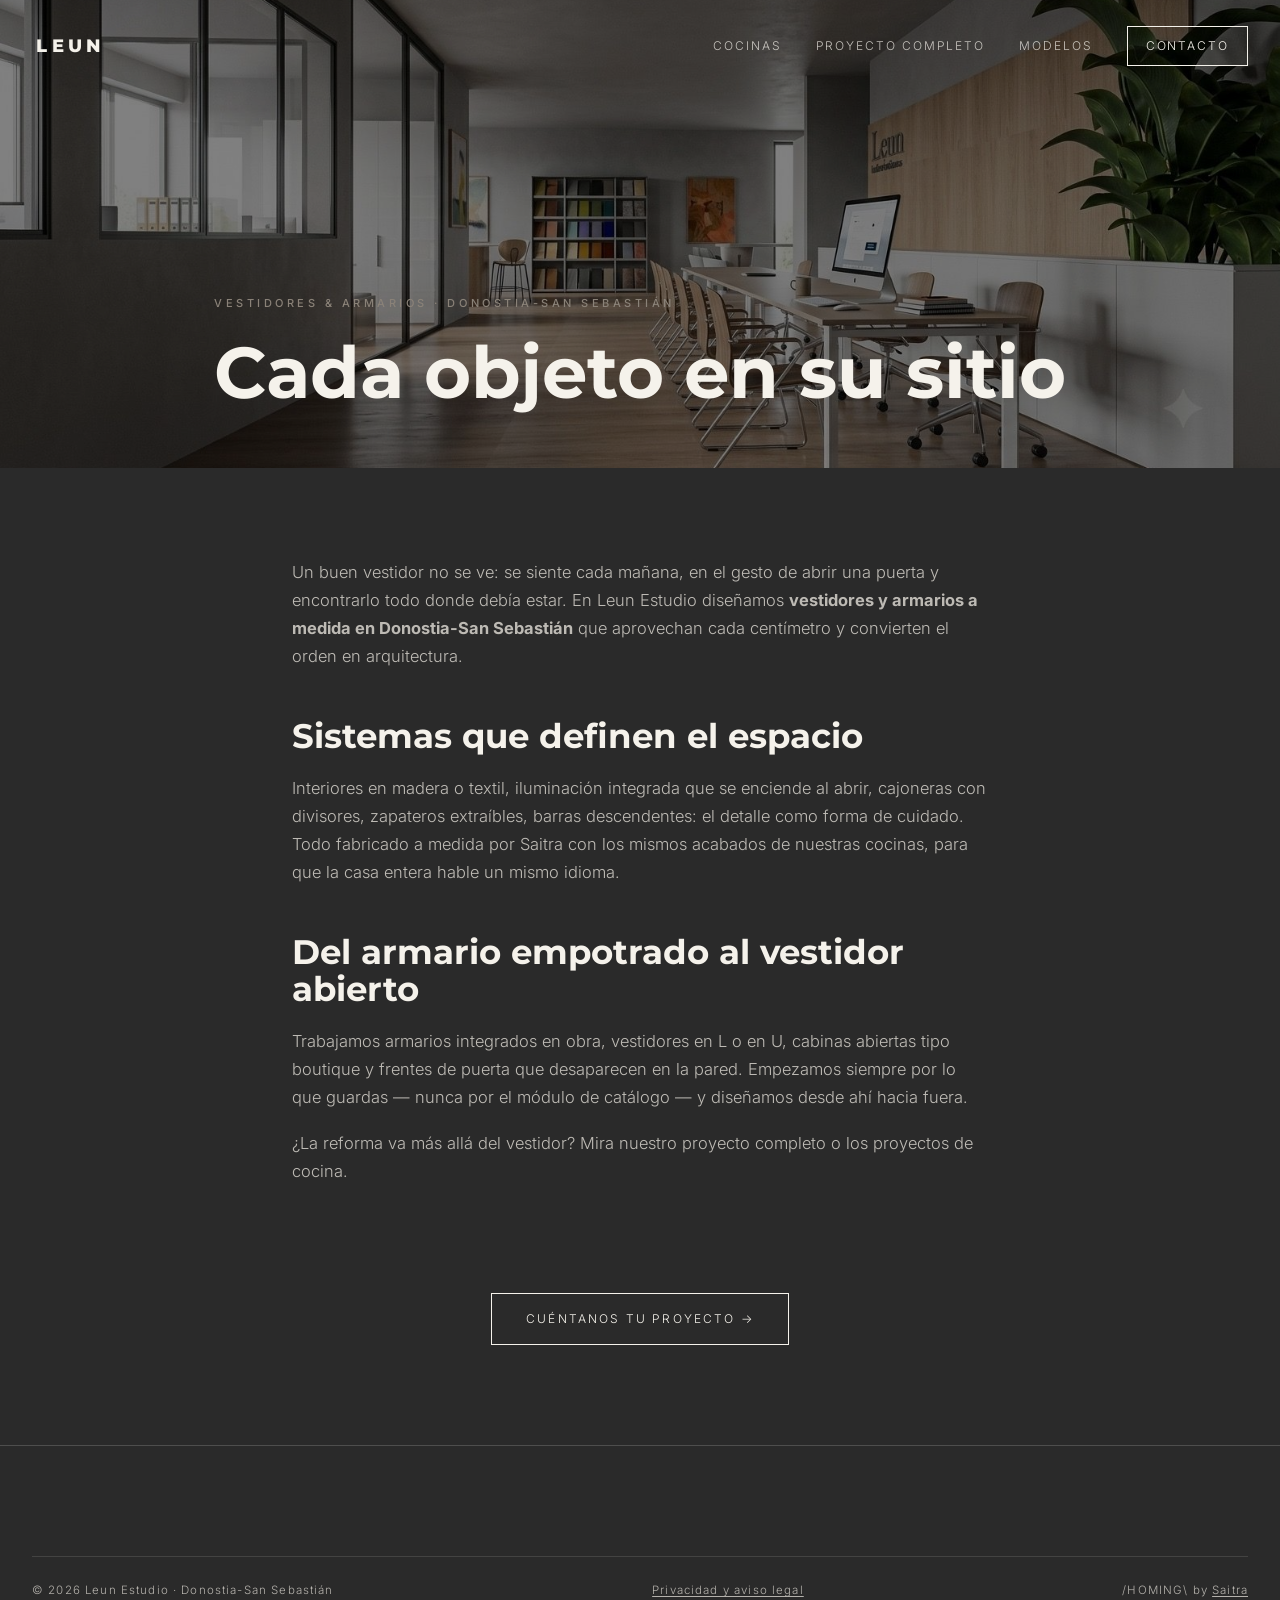
<file: vestidores.html>
<!DOCTYPE html>
<html lang="es">
<head>
<meta charset="UTF-8">
<meta name="viewport" content="width=device-width, initial-scale=1">
<title>Vestidores y armarios a medida en Donostia | Leun Estudio</title>
<meta name="description" content="Vestidores y armarios a medida en Donostia-San Sebastián y Gipuzkoa. Sistemas de organización de alta gama fabricados por Saitra. Estudio oficial /HOMING\.">
<meta name="robots" content="index, follow">
<link rel="canonical" href="https://leun26.github.io/leun-web/vestidores.html">
<meta property="og:type" content="website">
<meta property="og:locale" content="es_ES">
<meta property="og:site_name" content="Leun Estudio">
<meta property="og:title" content="Vestidores y armarios a medida en Donostia | Leun Estudio">
<meta property="og:description" content="Sistemas de organización de alta gama: cada objeto en su sitio, cada superficie con intención.">
<meta property="og:url" content="https://leun26.github.io/leun-web/vestidores.html">
<meta property="og:image" content="https://leun26.github.io/leun-web/assets/img/estudio.jpg">
<link rel="icon" href="favicon.svg" type="image/svg+xml">
<link rel="apple-touch-icon" href="apple-touch-icon.png">
<link rel="preconnect" href="https://fonts.googleapis.com">
<link rel="preconnect" href="https://fonts.gstatic.com" crossorigin>
<link href="https://fonts.googleapis.com/css2?family=Inter:ital,wght@0,300;0,400;0,500;0,600;1,400&family=Montserrat:wght@700;800&display=swap" rel="stylesheet">
<link rel="stylesheet" href="css/style.css">
<style>
.svc-hero{min-height:52vh;display:flex;align-items:flex-end;position:relative;overflow:hidden;padding-bottom:56px}
.svc-hero img{position:absolute;inset:0;width:100%;height:100%;object-fit:cover;filter:brightness(.5)}
.svc-hero .wrap{position:relative;z-index:2}
.svc-hero h1{font-size:clamp(38px,6.5vw,72px);color:var(--ink)}
.svc-body{padding:90px 0}
.svc-body .wrap{max-width:760px}
.svc-body h2{font-size:clamp(24px,3.6vw,34px);margin:48px 0 18px}
.svc-body p{color:var(--ink-soft);opacity:.75;margin-bottom:18px;font-size:16.5px}
.svc-cta{text-align:center;padding:0 0 100px}
</style>
<script type="application/ld+json">
{
  "@context": "https://schema.org",
  "@type": "Service",
  "serviceType": "Vestidores y armarios a medida",
  "provider": { "@type": "LocalBusiness", "name": "Leun Estudio", "url": "https://leun26.github.io/leun-web/" },
  "areaServed": ["Donostia-San Sebastián", "Gipuzkoa"],
  "url": "https://leun26.github.io/leun-web/vestidores.html"
}
</script>
</head>
<body>
<header>
  <nav id="nav" aria-label="Navegación principal">
    <a href="index.html" class="brand" aria-label="Leun Estudio — inicio"><b>LEUN</b></a>
    <div class="nav-links" id="navLinks">
      <a href="cocinas.html">Cocinas</a>
      <a href="proyecto-completo.html">Proyecto completo</a>
      <a href="index.html#colecciones">Modelos</a>
      <a href="index.html#contacto" class="nav-cta">Contacto</a>
    </div>
    <button class="burger" id="burger" aria-label="Abrir menú" aria-expanded="false" aria-controls="navLinks">
      <span></span><span></span><span></span>
    </button>
  </nav>
</header>

<main>
  <section class="svc-hero">
    <img src="assets/img/estudio.jpg" alt="Vestidor y sistemas de armarios a medida de Leun Estudio" fetchpriority="high">
    <div class="wrap">
      <span class="eyebrow">Vestidores &amp; Armarios · Donostia-San Sebastián</span>
      <h1>Cada objeto en su sitio</h1>
    </div>
  </section>

  <section class="svc-body">
    <div class="wrap">
      <p>Un buen vestidor no se ve: se siente cada mañana, en el gesto de abrir una puerta y encontrarlo todo donde debía estar. En Leun Estudio diseñamos <strong>vestidores y armarios a medida en Donostia-San Sebastián</strong> que aprovechan cada centímetro y convierten el orden en arquitectura.</p>

      <h2>Sistemas que definen el espacio</h2>
      <p>Interiores en madera o textil, iluminación integrada que se enciende al abrir, cajoneras con divisores, zapateros extraíbles, barras descendentes: el detalle como forma de cuidado. Todo fabricado a medida por <a href="https://saitra.com" target="_blank" rel="noopener">Saitra</a> con los mismos acabados de nuestras cocinas, para que la casa entera hable un mismo idioma.</p>

      <h2>Del armario empotrado al vestidor abierto</h2>
      <p>Trabajamos armarios integrados en obra, vestidores en L o en U, cabinas abiertas tipo boutique y frentes de puerta que desaparecen en la pared. Empezamos siempre por lo que guardas — nunca por el módulo de catálogo — y diseñamos desde ahí hacia fuera.</p>

      <p>¿La reforma va más allá del vestidor? Mira nuestro <a href="proyecto-completo.html">proyecto completo</a> o los <a href="cocinas.html">proyectos de cocina</a>.</p>
    </div>
  </section>

  <div class="svc-cta">
    <a class="btn-gold" href="index.html#contacto">Cuéntanos tu proyecto →</a>
  </div>
</main>

<footer>
  <div class="wrap">
    <div class="foot-bottom">
      <span>© 2026 Leun Estudio · Donostia-San Sebastián</span>
      <span><a href="privacidad.html">Privacidad y aviso legal</a></span>
      <span>/HOMING\ by <a href="https://saitra.com" target="_blank" rel="noopener">Saitra</a></span>
    </div>
  </div>
</footer>
<script src="js/main.js" defer></script>
</body>
</html>
</file>
<file: css/style.css>
/* ===========================================================
   LEUN ESTUDIO — style.css
   Identidad "blanding" · lujo silencioso · tema oscuro
   Vanilla CSS3. Sin frameworks. Mobile-first.
   =========================================================== */

:root{
  --bg:#2A2A2A;           /* surface-page (oscuro) */
  --panel:#333333;        /* surface-card (oscuro) — bandas ligeramente elevadas */
  --surface0:#333333;     /* surface-0 (oscuro) — antracita, campos y tarjetas recesadas */
  --ink:#F5F2EB;          /* texto principal, logotipo, botones sólidos */
  --ink-soft:#EFEBE3;     /* texto de apoyo (usar con opacidad reducida) */
  --line:rgba(245,242,235,.18);
  --accent:#8A8278; /* divisores — sustituye a bordes gruesos y sombras */
  --white:#FFFFFF;
  --maxw:1280px;
}
*{margin:0;padding:0;box-sizing:border-box}
html{scroll-behavior:smooth}
body{
  background:var(--bg);
  color:var(--ink);
  font-family:'Inter',sans-serif;
  font-weight:300;
  line-height:1.7;
  -webkit-font-smoothing:antialiased;
  overflow-x:hidden;
}
h1,h2,h3,h4{font-family:'Montserrat',sans-serif;font-weight:700;line-height:1.1}
a{color:inherit;text-decoration:none}
img{display:block;max-width:100%}
section{position:relative}
.wrap{max-width:var(--maxw);margin:0 auto;padding:0 20px}
.eyebrow{
  font-size:11px;letter-spacing:.32em;text-transform:uppercase;
  color:var(--accent);opacity:1;font-weight:500;margin-bottom:20px;display:inline-block;
}

/* Texto solo para lectores de pantalla / SEO */
.visually-hidden{position:absolute;width:1px;height:1px;margin:-1px;padding:0;overflow:hidden;clip:rect(0 0 0 0);white-space:nowrap;border:0}

/* Skip link (accesibilidad) */
.skip{position:absolute;left:-9999px;top:0;background:var(--ink);color:var(--surface0);
  padding:10px 16px;z-index:200;font-size:13px;letter-spacing:.1em}
.skip:focus{left:12px;top:12px}

/* Reveal on scroll */
.reveal{opacity:0;transform:translateY(34px);transition:opacity 1s cubic-bezier(.16,.7,.3,1),transform 1s cubic-bezier(.16,.7,.3,1)}
.reveal.in{opacity:1;transform:none}
.reveal.d1{transition-delay:.1s}.reveal.d2{transition-delay:.22s}.reveal.d3{transition-delay:.34s}
@media(prefers-reduced-motion:reduce){.reveal{opacity:1;transform:none;transition:none}}

/* ---------- NAV ---------- */
nav{
  position:fixed;top:0;left:0;right:0;z-index:100;
  display:flex;align-items:center;justify-content:space-between;
  padding:22px 20px;transition:padding .4s ease,background .4s ease,backdrop-filter .4s ease;
}
nav.scrolled{
  padding:14px 20px;background:rgba(42,42,42,.9);
  backdrop-filter:blur(14px);-webkit-backdrop-filter:blur(14px);border-bottom:1px solid var(--line);
}
.brand{font-family:'Montserrat',sans-serif;font-weight:800;font-size:18px;letter-spacing:.24em;color:var(--ink);padding-left:.24em}
.brand b{font-weight:800}
.brand--logo{display:inline-flex;align-items:center;padding-left:0}
.brand--logo svg{height:34px;width:auto;display:block}
.nav-links{display:flex;gap:34px;align-items:center}
.nav-links a{font-size:12px;letter-spacing:.16em;text-transform:uppercase;color:var(--ink);opacity:.75;transition:opacity .3s;position:relative}
.nav-links a::after{content:"";position:absolute;left:0;bottom:-6px;width:0;height:1px;background:var(--ink);transition:width .35s ease}
.nav-links a:hover,.nav-links a:focus-visible{opacity:1}
.nav-links a:hover::after{width:100%}
.nav-cta{border:1px solid var(--ink);padding:9px 18px!important;color:var(--ink)!important;opacity:1!important}
.nav-cta::after{display:none}
.nav-cta:hover{background:var(--ink);color:var(--surface0)!important}
.burger{display:flex;flex-direction:column;gap:5px;cursor:pointer;width:28px;height:20px;justify-content:center;z-index:120;background:none;border:0}
.burger span{height:1.5px;background:var(--ink);transition:.35s;display:block}
.burger.open span:nth-child(1){transform:translateY(6.5px) rotate(45deg)}
.burger.open span:nth-child(2){opacity:0}
.burger.open span:nth-child(3){transform:translateY(-6.5px) rotate(-45deg)}

/* ---------- HERO ---------- */
.hero{height:100vh;min-height:600px;display:flex;align-items:center;justify-content:center;text-align:center;overflow:hidden}
.hero-media{position:absolute;inset:0;z-index:0}
.hero-media img{width:100%;height:100%;object-fit:cover;filter:grayscale(.15);transform:scale(1.08);animation:slowzoom 20s ease-out forwards}
@keyframes slowzoom{to{transform:scale(1)}}
.hero-overlay{position:absolute;inset:0;background:rgba(42,42,42,.5);z-index:1}
.hero-content{position:relative;z-index:2;padding:0 22px}
.hero h1{
  font-size:clamp(56px,12vw,124px);color:var(--ink);letter-spacing:.1em;
  font-weight:800;padding-left:.1em;
  display:flex;flex-direction:column;align-items:center;gap:22px;
  opacity:0;animation:fadeUp 1.4s cubic-bezier(.16,.7,.3,1) .2s forwards}
.hero-mark__iso{height:clamp(64px,10vw,110px);width:auto;display:block}
.hero-mark__word{height:clamp(16px,2.4vw,26px);width:auto;display:block}
.hero .sub{font-family:'Inter',sans-serif;font-size:clamp(13px,1.4vw,16px);font-weight:400;color:var(--ink-soft);opacity:.85;letter-spacing:.12em;margin-top:14px;
  opacity:0;animation:fadeUp 1.4s cubic-bezier(.16,.7,.3,1) .55s forwards}
.hero .sub i{font-style:italic;color:var(--ink)}
.hero-cta{display:inline-flex;gap:14px;flex-wrap:wrap;justify-content:center;margin-top:36px;
  opacity:0;animation:fadeUp 1.4s cubic-bezier(.16,.7,.3,1) .9s forwards}
.badge{display:inline-block;border:1px solid var(--ink);padding:15px 30px;font-size:11px;letter-spacing:.18em;text-transform:uppercase;color:var(--ink);transition:.35s}
.badge.solid{background:var(--ink);color:var(--surface0)}
.badge:hover{background:var(--ink);color:var(--surface0)}
.badge.solid:hover{background:transparent;color:var(--ink)}
@keyframes fadeUp{from{opacity:0;transform:translateY(28px)}to{opacity:1;transform:none}}
.scroll-ind{position:absolute;bottom:30px;left:50%;transform:translateX(-50%);z-index:3;opacity:0;animation:fadeUp 1.2s 1.4s forwards}
.scroll-ind svg{width:26px;height:26px;stroke:var(--ink);animation:pulse 2s ease-in-out infinite}
@keyframes pulse{0%,100%{transform:translateY(0);opacity:.4}50%{transform:translateY(8px);opacity:1}}

/* ---------- SECTION HEAD ---------- */
.section-head{text-align:center;margin-bottom:64px}
.section-head h2{font-size:clamp(28px,4.4vw,44px)}

/* ---------- SERVICIOS ---------- */
.services{padding:100px 0 110px;background:var(--bg)}
.grid3{display:grid;grid-template-columns:1fr;gap:14px}
.svc{position:relative;overflow:hidden;aspect-ratio:6/5;padding:32px 26px;display:flex;flex-direction:column;justify-content:flex-end;transition:transform .6s cubic-bezier(.16,.7,.3,1)}
.svc-bg{position:absolute;inset:0;z-index:0}
.svc-bg img{width:100%;height:100%;object-fit:cover;filter:grayscale(.25) brightness(.55);transition:transform 1.4s cubic-bezier(.16,.7,.3,1),filter .8s}
.svc-bg::after{content:"";position:absolute;inset:0;background:linear-gradient(180deg,rgba(31,31,31,.1) 0%,rgba(31,31,31,.88) 100%)}
.svc:hover .svc-bg img{transform:scale(1.06);filter:grayscale(.1) brightness(.7)}
.svc-icon{position:relative;z-index:1;width:38px;height:38px;stroke:var(--ink);stroke-width:1;fill:none;margin-bottom:20px}
.svc h3{position:relative;z-index:1;font-size:22px;margin-bottom:12px}
.svc p{position:relative;z-index:1;color:var(--ink-soft);opacity:.9;font-size:15.5px}
.svc-more{position:relative;z-index:1;display:inline-block;margin-top:18px;font-size:11px;letter-spacing:.2em;text-transform:uppercase;color:var(--ink);border-bottom:1px solid var(--line);padding-bottom:2px;transition:border-color .3s}
.svc-more:hover{border-color:var(--ink)}

/* ---------- ELECTRODOMÉSTICOS ---------- */
.appliances{padding:100px 0 110px;background:var(--bg)}
.grid2{display:grid;grid-template-columns:1fr;gap:36px;max-width:980px;margin:0 auto}
.appl-img{aspect-ratio:4/5;overflow:hidden;margin-bottom:22px;background:var(--surface0)}
.appl-img img{width:100%;height:100%;object-fit:cover;filter:grayscale(.35) brightness(.88);transition:transform 1.2s,filter .8s}
.appl:hover .appl-img img{transform:scale(1.04);filter:grayscale(.1) brightness(1)}
.appl h3{font-size:24px;letter-spacing:.04em;margin-bottom:4px}
.appl .mean{font-size:12px;letter-spacing:.2em;text-transform:uppercase;color:var(--ink-soft);opacity:.75;margin-bottom:14px}
.appl p{color:var(--ink-soft);opacity:.75;font-size:15px}

/* ---------- FILOSOFÍA ---------- */
.philo{position:relative;color:var(--ink);padding:120px 0;overflow:hidden}
.philo-media{position:absolute;inset:0;z-index:0}
.philo-media img{width:100%;height:100%;object-fit:cover;filter:grayscale(.3) brightness(.5)}
.philo-overlay{position:absolute;inset:0;z-index:1;background:linear-gradient(180deg,rgba(42,42,42,.72) 0%,rgba(31,31,31,.9) 100%)}
.philo .wrap{position:relative;z-index:2;max-width:880px;text-align:center}
.philo .big{font-family:'Montserrat',sans-serif;font-size:clamp(48px,9vw,88px);font-weight:800;color:var(--ink);letter-spacing:.04em;margin-bottom:14px}
.philo p{font-size:clamp(17px,2vw,21px);font-weight:300;color:var(--ink-soft);opacity:.9;max-width:680px;margin:0 auto 36px;line-height:1.85}
.philo .quote{font-style:italic;font-size:clamp(20px,2.6vw,26px);color:var(--ink);margin:0 auto 44px;max-width:560px;position:relative}
.philo .quote::before{content:"\201C";position:absolute;left:-.5em;top:-.2em;font-size:1.4em;opacity:.25}
.btn-ghost{display:inline-block;border:1px solid var(--ink);color:var(--ink);padding:15px 34px;font-size:12px;letter-spacing:.18em;text-transform:uppercase;transition:.35s}
.btn-ghost:hover{background:var(--ink);color:var(--surface0)}

/* ---------- PARTNER BAND ---------- */
.partner{background:var(--panel);padding:80px 0;text-align:center;border-top:1px solid var(--line);border-bottom:1px solid var(--line)}
.partner .lede{font-size:clamp(21px,3vw,32px);font-weight:500;color:var(--ink);max-width:780px;margin:0 auto 14px}
.partner .lede b{font-weight:800}
.partner .sub{color:var(--ink-soft);opacity:.75;font-size:15px;max-width:600px;margin:0 auto 50px}
.stats{display:flex;justify-content:center;gap:48px;flex-wrap:wrap}
.stat .num{font-family:'Montserrat',sans-serif;font-weight:700;font-size:32px;color:var(--ink);line-height:1}
.stat .lab{font-size:11px;letter-spacing:.22em;text-transform:uppercase;color:var(--ink-soft);opacity:.7;margin-top:10px}

/* ---------- PORTAFOLIO (CSS GRID MAGAZINE) ---------- */
/* ===== EQUIPO · cajetín (BORRADOR: pendiente OK de Kamala Escalante y de Javi) ===== */
.team{padding:96px 0;border-top:1px solid var(--line)}
.cajetin{display:grid;grid-template-columns:1fr;gap:18px;border-top:1px solid rgba(239,235,227,.28);padding-top:22px}
.team .cajetin__label{font-family:'Inter',sans-serif;font-size:10.5px;font-weight:500;letter-spacing:.2em;text-transform:uppercase;color:var(--accent)}
.team .cajetin__title{font-family:'Inter',sans-serif;font-weight:300;font-size:clamp(30px,4.4vw,48px);letter-spacing:-.03em;line-height:1.05;color:var(--ink)}
.team .cajetin__role{display:block;margin-top:14px;font-size:10.5px;font-weight:500;letter-spacing:.2em;text-transform:uppercase;line-height:1.4;color:var(--accent)}
.team .cajetin__text{font-size:15px;line-height:1.6;color:var(--accent);max-width:60ch}
@media(min-width:861px){.cajetin{grid-template-columns:1fr 2fr 1fr;gap:32px;align-items:end}.team .cajetin__label{align-self:start}}

.portfolio{padding:96px 0 100px}
.portfolio-grid{display:grid;grid-template-columns:1fr;gap:14px;grid-auto-rows:200px}
.proj{position:relative;overflow:hidden;cursor:pointer;background:var(--surface0);aspect-ratio:4/3}
.proj img{width:100%;height:100%;object-fit:cover;transition:transform 1.2s cubic-bezier(.16,.7,.3,1),filter .8s;filter:grayscale(.3) brightness(.86)}
.proj:hover img,.proj:focus-within img{transform:scale(1.04);filter:grayscale(.1) brightness(.96)}
.proj-info{position:absolute;inset:0;display:flex;flex-direction:column;justify-content:flex-end;padding:30px;
  background:rgba(31,31,31,.82);opacity:0;transition:opacity .5s}
.proj:hover .proj-info,.proj:focus-within .proj-info{opacity:1}
.proj-info h3{font-size:22px;color:var(--ink);transform:translateY(12px);transition:transform .5s}
.proj:hover .proj-info h3{transform:none}
.proj-tags{font-size:11px;letter-spacing:.2em;text-transform:uppercase;color:var(--ink-soft);opacity:.8;margin-top:9px;transform:translateY(12px);transition:transform .5s .05s}
.proj:hover .proj-tags{transform:none}

/* Magazine asymmetry — desktop (6-col tessellation) */
@media(min-width:901px){
  .portfolio-grid{grid-template-columns:repeat(6,1fr);grid-auto-rows:208px}
  .proj{aspect-ratio:auto}
  .proj:nth-child(1){grid-column:1/4;grid-row:1/3}
  .proj:nth-child(2){grid-column:4/7;grid-row:1/2}
  .proj:nth-child(3){grid-column:4/6;grid-row:2/3}
  .proj:nth-child(4){grid-column:6/7;grid-row:2/4}
  .proj:nth-child(5){grid-column:1/3;grid-row:3/4}
  .proj:nth-child(6){grid-column:3/6;grid-row:3/4}
}
/* Tablet */
@media(min-width:561px) and (max-width:900px){
  .portfolio-grid{grid-template-columns:repeat(2,1fr);grid-auto-rows:210px}
  .proj{aspect-ratio:auto}
  .proj:nth-child(1){grid-column:1/3;grid-row:span 2}
  .proj:nth-child(4){grid-row:span 2}
}

/* ---------- ANTES / DESPUÉS ---------- */
.bawrap{padding:90px 0 100px;background:var(--panel)}
.ba{position:relative;max-width:980px;margin:0 auto;aspect-ratio:16/10;overflow:hidden;
  touch-action:none;user-select:none;border:1px solid var(--line)}
.ba-img{position:absolute;inset:0;width:100%;height:100%;object-fit:cover}
.ba-after{clip-path:inset(0 0 0 calc(var(--p,50) * 1%));-webkit-clip-path:inset(0 0 0 calc(var(--p,50) * 1%))}
.ba-label{position:absolute;top:18px;font-size:11px;letter-spacing:.22em;text-transform:uppercase;
  background:rgba(31,31,31,.7);color:var(--ink);padding:6px 12px;border:1px solid var(--line);z-index:3;pointer-events:none}
.ba-label.before{left:18px}
.ba-label.after{right:18px}
.ba-handle{position:absolute;top:0;bottom:0;left:calc(var(--p,50) * 1%);width:1px;background:var(--ink);transform:translateX(-.5px);z-index:4;pointer-events:none}
.ba-knob{position:absolute;top:50%;left:calc(var(--p,50) * 1%);transform:translate(-50%,-50%);z-index:5;
  width:44px;height:44px;border-radius:50%;background:rgba(31,31,31,.75);border:1px solid var(--ink);
  display:flex;align-items:center;justify-content:center;backdrop-filter:blur(4px);-webkit-backdrop-filter:blur(4px)}
.ba-knob svg{width:20px;height:20px;stroke:var(--ink);fill:none;stroke-width:1.4}
.ba:focus-visible{outline:1px solid var(--ink);outline-offset:3px}
.ba-note{text-align:center;color:var(--ink-soft);opacity:.6;font-size:12px;letter-spacing:.06em;margin-top:18px}

/* ---------- COLECCIONES ---------- */
.collections{padding:96px 0 50px;background:var(--bg)}
.coll-track{display:flex;gap:20px;overflow-x:auto;padding:24px 20px 50px;scroll-snap-type:x mandatory;-webkit-overflow-scrolling:touch}
.coll-track::-webkit-scrollbar{height:1px}
.coll-track::-webkit-scrollbar-thumb{background:var(--line)}
.coll-track::-webkit-scrollbar-track{background:transparent}
.coll{flex:0 0 78vw;max-width:360px;scroll-snap-align:start;display:block}
.coll-img{aspect-ratio:4/5;overflow:hidden;margin-bottom:22px;background:var(--surface0)}
.coll-img img{width:100%;height:100%;object-fit:cover;filter:grayscale(.35) brightness(.88);transition:transform 1.2s,filter .8s}
.coll:hover .coll-img img{transform:scale(1.04);filter:grayscale(.1) brightness(1)}
.coll h3{font-size:26px;letter-spacing:.04em;margin-bottom:4px}
.coll .mean{font-size:12px;letter-spacing:.24em;text-transform:uppercase;color:var(--ink-soft);opacity:.75;margin-bottom:14px}
.coll p{color:var(--ink-soft);opacity:.75;font-size:15px}
.coll-hint{text-align:center;font-size:11px;letter-spacing:.22em;text-transform:uppercase;color:var(--accent);opacity:.9;margin-top:8px}

/* ---------- SHOWROOM (Villa Roseta) ---------- */
.showroom{padding:96px 0 90px;background:var(--bg)}
.show-intro{color:var(--ink-soft);opacity:.8;font-size:16px;max-width:620px;margin:22px auto 0;line-height:1.8}
.show-intro em{font-style:italic;color:var(--ink)}
.show-track{display:flex;gap:16px;overflow-x:auto;padding:24px 20px 36px;scroll-snap-type:x mandatory;-webkit-overflow-scrolling:touch}
.show-track::-webkit-scrollbar{height:1px}
.show-track::-webkit-scrollbar-thumb{background:var(--line)}
.scard{flex:0 0 70vw;max-width:310px;scroll-snap-align:start;position:relative;overflow:hidden;display:block;background:var(--surface0)}
.scard img{width:100%;aspect-ratio:3/4;object-fit:cover;filter:grayscale(.3) brightness(.84);transition:transform 1.1s cubic-bezier(.16,.7,.3,1),filter .8s}
.scard:hover img{transform:scale(1.03);filter:grayscale(.1) brightness(1)}
.scard span{position:absolute;left:18px;bottom:16px;font-size:16px;color:var(--ink)}
.scard.feat{outline:1px solid var(--line);outline-offset:-1px}
.show-cta{text-align:center;margin-top:30px}
.btn-gold{display:inline-block;border:1px solid var(--ink);color:var(--ink);padding:15px 34px;font-size:12px;letter-spacing:.18em;text-transform:uppercase;transition:.35s}
.btn-gold:hover{background:var(--ink);color:var(--surface0)}

/* ---------- CONTACTO ---------- */
.contact{padding:100px 0 100px}
.contact-intro{max-width:640px;margin-bottom:44px}
.contact-intro h2{font-size:clamp(32px,5vw,50px);margin-bottom:22px}
.contact-intro .lead{color:var(--ink-soft);opacity:.8;font-size:17px}
.contact-intro .lead a{color:var(--ink);opacity:1;text-decoration:underline;text-underline-offset:3px}
.form-embed{width:100%;overflow:hidden;border:1px solid var(--line)}
.form-embed iframe{width:100%;height:720px;border:0;display:block;background:var(--panel)}

/* ---------- FOOTER ---------- */
footer{border-top:1px solid var(--line);padding:64px 0 44px;background:var(--bg)}
.foot-grid{display:flex;justify-content:space-between;align-items:flex-end;flex-wrap:wrap;gap:36px}
.foot-brand .brand{padding-left:0;display:block;margin-bottom:14px}
.foot-brand p{color:var(--ink-soft);opacity:.7;font-size:13px;max-width:300px}
.foot-links{display:flex;gap:26px;flex-wrap:wrap}
.foot-links a{font-size:12px;letter-spacing:.14em;text-transform:uppercase;color:var(--ink-soft);opacity:.7;transition:opacity .3s}
.foot-links a:hover{opacity:1}
.foot-bottom{margin-top:46px;padding-top:24px;border-top:1px solid var(--line);display:flex;justify-content:space-between;flex-wrap:wrap;gap:12px;font-size:11.5px;letter-spacing:.1em;color:var(--ink-soft);opacity:.7}
.foot-bottom a{color:var(--ink-soft);opacity:1;text-decoration:underline;text-underline-offset:2px}

/* ---------- DESKTOP / TABLET LAYOUT ---------- */
@media(min-width:861px){
  .wrap{padding:0 32px}
  nav{padding:26px 32px}
  nav.scrolled{padding:16px 32px}
  .nav-links a{font-size:12px}
  .burger{display:none}
  .grid3{grid-template-columns:repeat(3,1fr);gap:20px}
  .svc{aspect-ratio:3/4;padding:34px 30px}
  .grid2{grid-template-columns:repeat(2,1fr);gap:48px}
  .appliances{padding:130px 0 140px}
  .services{padding:130px 0 140px}
  .philo{padding:150px 0}
  .partner{padding:90px 0}
  .stats{gap:70px}
  .stat .num{font-size:36px}
  .portfolio,.contact{padding:140px 0}
  .coll{flex:0 0 380px}
  .scard{flex:0 0 310px}
  .section-head{margin-bottom:80px}
}

/* ---------- MOBILE NAV PANEL ---------- */
@media(max-width:860px){
  .nav-links{position:fixed;inset:0;background:rgba(42,42,42,.97);backdrop-filter:blur(10px);-webkit-backdrop-filter:blur(10px);
    flex-direction:column;justify-content:center;gap:30px;transform:translateX(100%);transition:transform .5s cubic-bezier(.16,.7,.3,1)}
  .nav-links.open{transform:none}
  .nav-links a{font-size:16px}
  .hero{height:88vh;min-height:520px}
  .hero-overlay{background:rgba(42,42,42,.4)}
  .svc{aspect-ratio:4/3}
}
@media(max-width:480px){
  .hero h1{letter-spacing:.06em;padding-left:.06em}
  .svc{padding:34px 22px}
  .proj-info{padding:22px}
  .form-embed iframe{height:620px}
  .ba{aspect-ratio:3/4}
}

/* Fix: evita el "fantasma" del footer duplicado en el nav (bug del compositor de Chrome) */
footer{position:relative;z-index:1;transform:translateZ(0)}

/* ---------- BOTÓN FLOTANTE WHATSAPP ---------- */
.wa-float{position:fixed;right:22px;bottom:22px;z-index:150;width:52px;height:52px;
  background:#25D366;display:flex;align-items:center;justify-content:center;
  border:1px solid var(--line);transition:transform .3s ease}
.wa-float:hover{transform:translateY(-3px)}
.wa-float svg{width:28px;height:28px;fill:#fff}
@media(max-width:480px){.wa-float{right:16px;bottom:16px;width:48px;height:48px}}

/* ---------- LIGHTBOX PORTFOLIO ---------- */
.lb{position:fixed;inset:0;z-index:300;background:rgba(31,31,31,.96);display:flex;align-items:center;justify-content:center;
  flex-direction:column;gap:18px;padding:28px;opacity:0;pointer-events:none;transition:opacity .35s ease}
.lb.open{opacity:1;pointer-events:auto}
.lb img{max-width:min(1100px,92vw);max-height:74vh;object-fit:contain;border:1px solid var(--line)}
.lb-cap{color:var(--ink);font-size:18px;text-align:center}
.lb-cap small{display:block;font-size:11px;letter-spacing:.2em;text-transform:uppercase;color:var(--ink-soft);opacity:.7;margin-top:6px}
.lb-close{position:absolute;top:20px;right:24px;background:none;border:0;color:var(--ink);font-size:34px;line-height:1;cursor:pointer;opacity:.7;transition:opacity .3s}
.lb-close:hover{opacity:1}
.lb-cta{border:1px solid var(--ink);color:var(--ink);padding:12px 26px;font-size:11px;letter-spacing:.2em;text-transform:uppercase;transition:.35s}
.lb-cta:hover{background:var(--ink);color:var(--surface0)}
</file>
